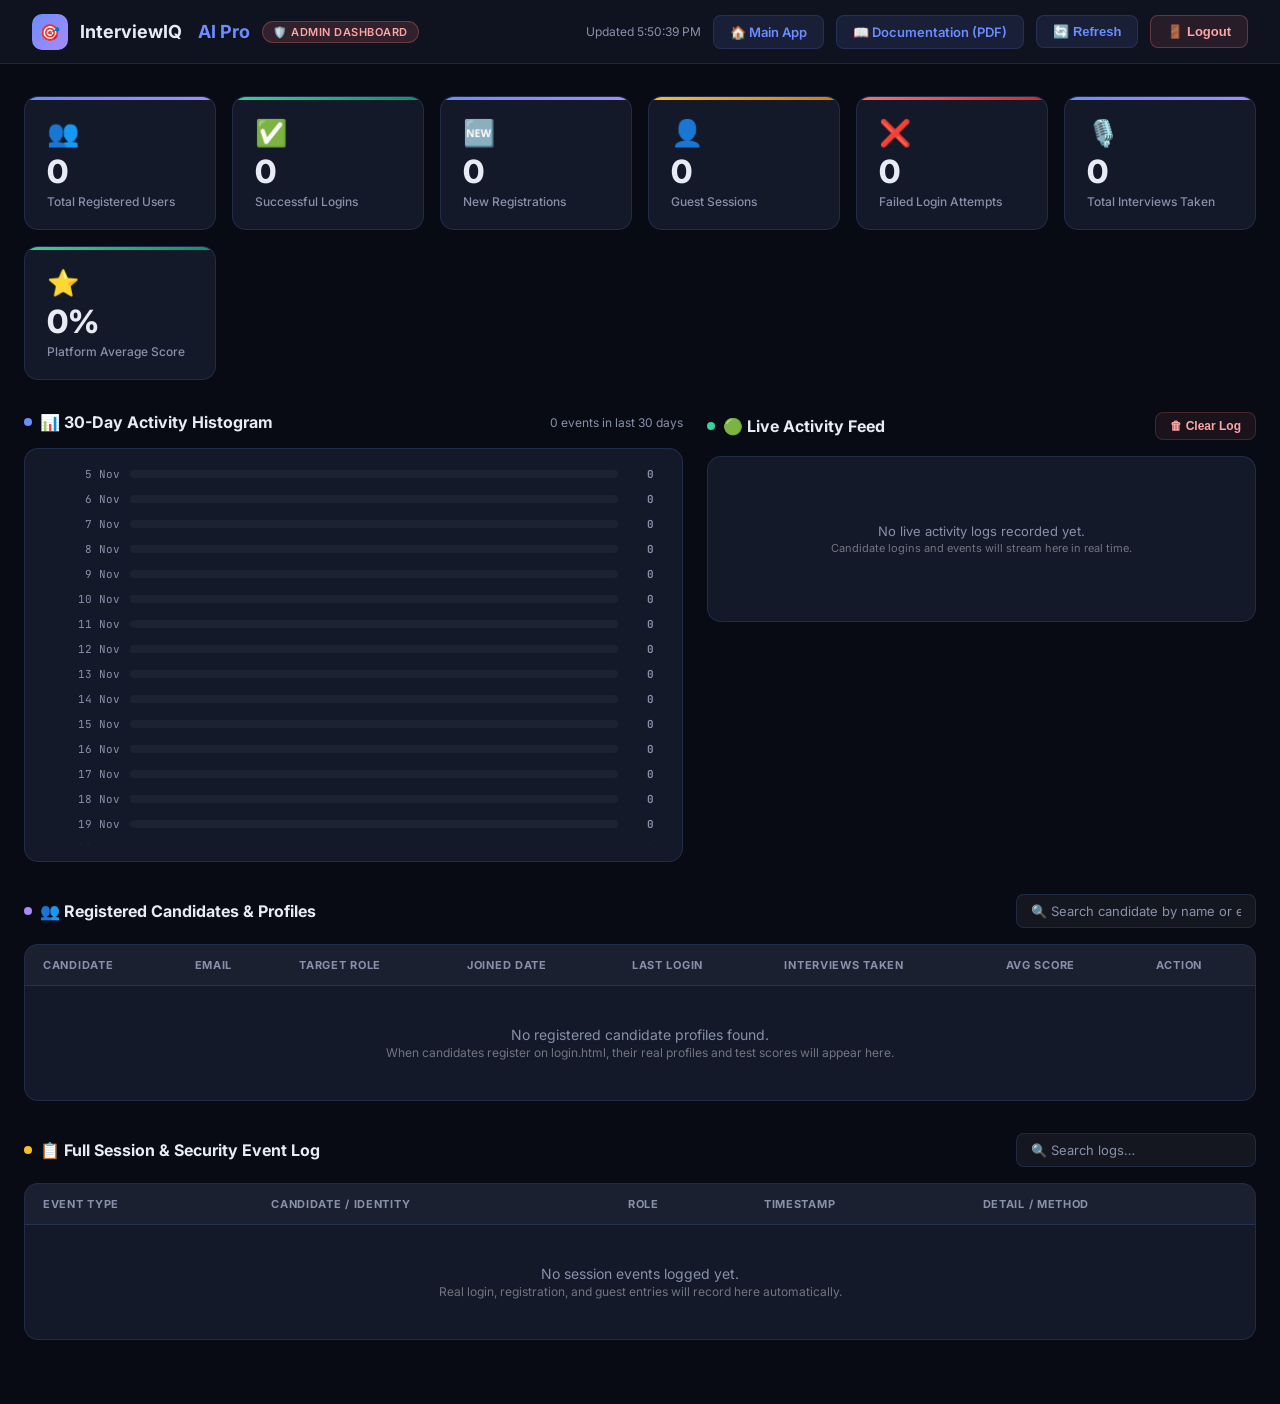
<file: admin.html>
<!DOCTYPE html>
<html lang="en">
<head>
  <meta charset="UTF-8" />
  <meta name="viewport" content="width=device-width, initial-scale=1.0" />
  <title>InterviewIQ — Admin Dashboard (Live Real-Time Data)</title>
  <link rel="preconnect" href="https://fonts.googleapis.com" />
  <link href="https://fonts.googleapis.com/css2?family=Inter:wght@300;400;500;600;700;800&family=JetBrains+Mono:wght@400;500;700&display=swap" rel="stylesheet" />
  <style>
    *, *::before, *::after { box-sizing: border-box; margin: 0; padding: 0; }

    :root {
      --bg:       #080b14;
      --surface:  #0f1320;
      --card:     #131929;
      --border:   rgba(108,140,255,.16);
      --accent:   #6c8cff;
      --accent2:  #a78bfa;
      --green:    #34d399;
      --red:      #f87171;
      --yellow:   #fbbf24;
      --text:     #e8eaf4;
      --muted:    #8890aa;
      --radius:   14px;
    }

    html, body { height: 100%; font-family: 'Inter', sans-serif; background: var(--bg); color: var(--text); }

    /* ── Header ── */
    .top-bar {
      display: flex; align-items: center; justify-content: space-between;
      padding: 0 32px; height: 64px;
      background: var(--surface);
      border-bottom: 1px solid var(--border);
      position: sticky; top: 0; z-index: 100;
      flex-wrap: wrap; gap: 10px;
    }
    .brand { display: flex; align-items: center; gap: 12px; font-weight: 700; font-size: 18px; }
    .brand-icon { width: 36px; height: 36px; border-radius: 10px; background: linear-gradient(135deg,var(--accent),var(--accent2)); display: flex; align-items: center; justify-content: center; font-size: 16px; }
    .admin-badge { padding: 3px 10px; background: rgba(248,113,113,.15); border: 1px solid rgba(248,113,113,.3); border-radius: 20px; font-size: 11px; color: #fca5a5; font-weight: 600; letter-spacing: .5px; }
    .top-actions { display: flex; align-items: center; gap: 12px; flex-wrap: wrap; }
    .btn-logout { padding: 8px 16px; background: rgba(248,113,113,.1); border: 1px solid rgba(248,113,113,.3); border-radius: 8px; color: #fca5a5; font-size: 13px; font-weight: 600; cursor: pointer; transition: all .2s; }
    .btn-logout:hover { background: rgba(248,113,113,.2); }
    .refresh-btn { padding: 8px 16px; background: rgba(108,140,255,.1); border: 1px solid var(--border); border-radius: 8px; color: var(--accent); font-size: 13px; font-weight: 600; cursor: pointer; transition: all .2s; text-decoration: none; display: inline-flex; align-items: center; gap: 6px; }
    .refresh-btn:hover { background: rgba(108,140,255,.2); }

    /* ── Layout ── */
    .container { max-width: 1300px; margin: 0 auto; padding: 32px 24px; }

    /* ── Stat Cards ── */
    .stats-grid { display: grid; grid-template-columns: repeat(auto-fit, minmax(170px, 1fr)); gap: 16px; margin-bottom: 32px; }
    .stat-card {
      background: var(--card); border: 1px solid var(--border); border-radius: var(--radius);
      padding: 20px 22px; position: relative; overflow: hidden;
      transition: border-color .2s, transform .2s;
    }
    .stat-card:hover { border-color: rgba(108,140,255,.4); transform: translateY(-2px); }
    .stat-card::before { content: ''; position: absolute; top: 0; left: 0; right: 0; height: 3px; background: linear-gradient(90deg, var(--accent), var(--accent2)); }
    .stat-icon { font-size: 26px; margin-bottom: 8px; }
    .stat-value { font-size: 32px; font-weight: 800; line-height: 1; }
    .stat-label { font-size: 12px; color: var(--muted); margin-top: 6px; font-weight: 500; }
    .stat-card.green::before { background: linear-gradient(90deg, var(--green), #059669); }
    .stat-card.red::before   { background: linear-gradient(90deg, var(--red), #dc2626); }
    .stat-card.yellow::before { background: linear-gradient(90deg, var(--yellow), #d97706); }

    /* ── Sections ── */
    .section { margin-bottom: 32px; }
    .section-header { display: flex; align-items: center; justify-content: space-between; margin-bottom: 16px; flex-wrap: wrap; gap: 10px; }
    .section-title { font-size: 16px; font-weight: 700; display: flex; align-items: center; gap: 8px; }
    .section-title .dot { width: 8px; height: 8px; border-radius: 50%; background: var(--accent); display: inline-block; }

    /* ── Search/Filter ── */
    .search-box {
      padding: 8px 14px; background: rgba(255,255,255,.05); border: 1px solid var(--border);
      border-radius: 8px; color: var(--text); font-size: 13px; font-family: inherit;
      outline: none; width: 240px; transition: border-color .2s;
    }
    .search-box:focus { border-color: var(--accent); }
    .search-box::placeholder { color: var(--muted); }

    /* ── Tables ── */
    .table-wrap { background: var(--card); border: 1px solid var(--border); border-radius: var(--radius); overflow: hidden; }
    table { width: 100%; border-collapse: collapse; }
    thead th { padding: 13px 18px; text-align: left; font-size: 11px; font-weight: 700; color: var(--muted); text-transform: uppercase; letter-spacing: .7px; background: rgba(255,255,255,.03); border-bottom: 1px solid var(--border); }
    tbody tr { border-bottom: 1px solid rgba(255,255,255,.04); transition: background .15s; }
    tbody tr:last-child { border-bottom: none; }
    tbody tr:hover { background: rgba(108,140,255,.05); }
    td { padding: 13px 18px; font-size: 13px; vertical-align: middle; }
    .empty-row td { text-align: center; color: var(--muted); padding: 40px; font-size: 14px; }

    /* ── Pills / Badges ── */
    .pill { display: inline-flex; align-items: center; gap: 5px; padding: 3px 10px; border-radius: 20px; font-size: 11px; font-weight: 600; }
    .pill.login   { background: rgba(52,211,153,.12); color: #6ee7b7; border: 1px solid rgba(52,211,153,.25); }
    .pill.register{ background: rgba(108,140,255,.12); color: #a5b4fc; border: 1px solid rgba(108,140,255,.25); }
    .pill.guest   { background: rgba(251,191,36,.12);  color: #fcd34d; border: 1px solid rgba(251,191,36,.25); }
    .pill.failed  { background: rgba(248,113,113,.12); color: #fca5a5; border: 1px solid rgba(248,113,113,.25); }
    .pill.admin   { background: rgba(167,139,250,.15); color: #c4b5fd; border: 1px solid rgba(167,139,250,.3); }

    /* ── Avatar dot ── */
    .user-dot { width: 32px; height: 32px; border-radius: 50%; background: linear-gradient(135deg,var(--accent),var(--accent2)); display: inline-flex; align-items: center; justify-content: center; font-size: 12px; font-weight: 700; flex-shrink: 0; color: #fff; }

    /* ── Delete btn ── */
    .btn-del { background: none; border: 1px solid rgba(248,113,113,.25); border-radius: 6px; color: #fca5a5; font-size: 12px; padding: 4px 10px; cursor: pointer; transition: all .2s; }
    .btn-del:hover { background: rgba(248,113,113,.15); }

    /* ── Two-col grid ── */
    .two-col { display: grid; grid-template-columns: 1.2fr 1fr; gap: 24px; }
    @media (max-width: 900px) { .two-col { grid-template-columns: 1fr; } }

    /* ── Log feed ── */
    .log-feed { max-height: 380px; overflow-y: auto; padding: 6px 0; }
    .log-feed::-webkit-scrollbar { width: 4px; }
    .log-feed::-webkit-scrollbar-thumb { background: var(--border); border-radius: 2px; }
    .log-entry { display: flex; align-items: flex-start; gap: 12px; padding: 10px 18px; border-bottom: 1px solid rgba(255,255,255,.03); transition: background .15s; }
    .log-entry:hover { background: rgba(255,255,255,.02); }
    .log-entry:last-child { border-bottom: none; }
    .log-dot { width: 8px; height: 8px; border-radius: 50%; flex-shrink: 0; margin-top: 4px; }
    .log-dot.login    { background: var(--green); }
    .log-dot.register { background: var(--accent); }
    .log-dot.guest    { background: var(--yellow); }
    .log-dot.failed   { background: var(--red); }
    .log-dot.admin    { background: var(--accent2); }
    .log-meta { flex: 1; }
    .log-name { font-size: 13px; font-weight: 600; }
    .log-detail { font-size: 12px; color: var(--muted); margin-top: 2px; }
    .log-time { font-size: 11px; color: var(--muted); flex-shrink: 0; }

    /* ── 30-Day Histogram Styles ── */
    .histogram-scroll {
      max-height: 380px;
      overflow-y: auto;
      padding-right: 8px;
    }
    .histogram-scroll::-webkit-scrollbar { width: 4px; }
    .histogram-scroll::-webkit-scrollbar-thumb { background: var(--border); border-radius: 2px; }
    
    .chart-row {
      display: flex;
      align-items: center;
      gap: 10px;
      margin-bottom: 7px;
      padding: 2px 0;
    }
    .chart-label {
      width: 75px;
      font-size: 11px;
      color: var(--muted);
      text-align: right;
      flex-shrink: 0;
      font-family: 'JetBrains Mono', monospace;
    }
    .chart-bar-wrap {
      flex: 1;
      height: 8px;
      background: rgba(255,255,255,.04);
      border-radius: 4px;
      overflow: hidden;
    }
    .chart-bar {
      height: 100%;
      border-radius: 4px;
      background: linear-gradient(90deg, var(--accent), var(--accent2));
      transition: width .4s ease;
    }
    .chart-val {
      width: 26px;
      font-size: 11px;
      font-weight: 700;
      color: var(--text);
      flex-shrink: 0;
      text-align: right;
      font-family: 'JetBrains Mono', monospace;
    }

    /* ── Clear log btn ── */
    .btn-clear { padding: 6px 14px; background: rgba(248,113,113,.08); border: 1px solid rgba(248,113,113,.2); border-radius: 8px; color: #fca5a5; font-size: 12px; font-weight: 600; cursor: pointer; transition: all .2s; }
    .btn-clear:hover { background: rgba(248,113,113,.18); }

    /* ── Last updated ── */
    .last-updated { font-size: 12px; color: var(--muted); }
  </style>
</head>
<body>

<!-- ── Top Navigation Bar ── -->
<div class="top-bar">
  <div class="brand">
    <div class="brand-icon">🎯</div>
    InterviewIQ <span style="color:var(--accent);margin-left:4px;">AI Pro</span>
    <span class="admin-badge">🛡️ ADMIN DASHBOARD</span>
  </div>
  <div class="top-actions">
    <span class="last-updated" id="lastUpdated"></span>
    <a href="index.html" class="refresh-btn">🏠 Main App</a>
    <a href="documentation.html" target="_blank" class="refresh-btn">📖 Documentation (PDF)</a>
    <button class="refresh-btn" onclick="renderAll()">🔄 Refresh</button>
    <button class="btn-logout" onclick="adminLogout()">🚪 Logout</button>
  </div>
</div>

<!-- ── Main Dashboard Container ── -->
<div class="container">

  <!-- 7 Real-Time Metric Stat Cards -->
  <div class="stats-grid" id="statsGrid"></div>

  <!-- Two-Column Section: 30-Day Activity Histogram + Live Activity Feed -->
  <div class="two-col section">

    <!-- 30-Day Histogram -->
    <div>
      <div class="section-header">
        <div class="section-title">
          <span class="dot"></span> 📊 30-Day Activity Histogram
        </div>
        <span style="font-size: 12px; color: var(--muted);" id="total30DayCount">0 total events</span>
      </div>
      <div class="table-wrap" style="padding: 16px 20px;">
        <div class="histogram-scroll" id="activityChart"></div>
      </div>
    </div>

    <!-- Live Real-Time Activity Feed -->
    <div>
      <div class="section-header">
        <div class="section-title">
          <span class="dot" style="background:var(--green)"></span> 🟢 Live Activity Feed
        </div>
        <button class="btn-clear" onclick="clearLogs()">🗑 Clear Log</button>
      </div>
      <div class="table-wrap">
        <div class="log-feed" id="logFeed"></div>
      </div>
    </div>

  </div>

  <!-- Real Registered Candidates Table -->
  <div class="section">
    <div class="section-header">
      <div class="section-title">
        <span class="dot" style="background:var(--accent2)"></span> 👥 Registered Candidates & Profiles
      </div>
      <input class="search-box" id="userSearch" placeholder="🔍 Search candidate by name or email…" oninput="renderUsers()" />
    </div>
    <div class="table-wrap" style="overflow-x: auto;">
      <table>
        <thead>
          <tr>
            <th>Candidate</th>
            <th>Email</th>
            <th>Target Role</th>
            <th>Joined Date</th>
            <th>Last Login</th>
            <th>Interviews Taken</th>
            <th>Avg Score</th>
            <th>Action</th>
          </tr>
        </thead>
        <tbody id="usersTableBody"></tbody>
      </table>
    </div>
  </div>

  <!-- Full Session & Security Event Log -->
  <div class="section">
    <div class="section-header">
      <div class="section-title">
        <span class="dot" style="background:var(--yellow)"></span> 📋 Full Session & Security Event Log
      </div>
      <input class="search-box" id="logSearch" placeholder="🔍 Search logs…" oninput="renderLog()" />
    </div>
    <div class="table-wrap" style="overflow-x: auto;">
      <table>
        <thead>
          <tr>
            <th>Event Type</th>
            <th>Candidate / Identity</th>
            <th>Role</th>
            <th>Timestamp</th>
            <th>Detail / Method</th>
          </tr>
        </thead>
        <tbody id="logTableBody"></tbody>
      </table>
    </div>
  </div>

</div>

<script>
  // ── 100% REAL DATA ONLY (No fake or mock seeds) ──
  function getRealUsers() {
    try {
      return JSON.parse(localStorage.getItem('interviewiq_users_db') || '{}');
    } catch(e) {
      return {};
    }
  }

  function getRealLogs() {
    try {
      return JSON.parse(localStorage.getItem('interviewiq_activity_log') || '[]');
    } catch(e) {
      return [];
    }
  }

  function fmtTime(iso) {
    if (!iso) return '—';
    const d = new Date(iso);
    if (isNaN(d.getTime())) return '—';
    return d.toLocaleDateString('en-IN', { day:'2-digit', month:'short', year:'numeric' }) +
           ' ' + d.toLocaleTimeString('en-IN', { hour:'2-digit', minute:'2-digit' });
  }

  function timeAgo(iso) {
    if (!iso) return '—';
    const diff = (Date.now() - new Date(iso)) / 1000;
    if (isNaN(diff)) return '—';
    if (diff < 60) return Math.round(diff) + 's ago';
    if (diff < 3600) return Math.round(diff/60) + 'm ago';
    if (diff < 86400) return Math.round(diff/3600) + 'h ago';
    return Math.round(diff/86400) + 'd ago';
  }

  // ── Render 7 Real Metric Stat Cards ──
  function renderStats() {
    const users = getRealUsers();
    const logs  = getRealLogs();
    const userList = Object.values(users);

    const totalUsers     = userList.length;
    const totalLogins    = logs.filter(l => l.type === 'login' || l.type === 'admin_login').length;
    const totalRegisters = logs.filter(l => l.type === 'register').length || totalUsers;
    const totalGuests    = logs.filter(l => l.type === 'guest_login').length;
    const totalFailed    = logs.filter(l => l.type === 'login_failed').length;
    const totalInterviews = userList.reduce((a, u) => a + (u.history||[]).length, 0);

    const allScores = userList.flatMap(u => (u.history||[]).map(h => h.scorecard?.overallScore || 0)).filter(Boolean);
    const avgScore  = allScores.length ? Math.round(allScores.reduce((a,b)=>a+b,0)/allScores.length) : 0;

    const cards = [
      { icon:'👥', value: totalUsers,                     label: 'Total Registered Users',   cls: '' },
      { icon:'✅', value: totalLogins,                    label: 'Successful Logins',         cls: 'green' },
      { icon:'🆕', value: totalRegisters,                 label: 'New Registrations',         cls: '' },
      { icon:'👤', value: totalGuests,                    label: 'Guest Sessions',            cls: 'yellow' },
      { icon:'❌', value: totalFailed,                    label: 'Failed Login Attempts',     cls: 'red' },
      { icon:'🎙️', value: totalInterviews,                label: 'Total Interviews Taken',    cls: '' },
      { icon:'⭐', value: avgScore ? (avgScore + '%') : '0%', label: 'Platform Average Score', cls: 'green' },
    ];

    document.getElementById('statsGrid').innerHTML = cards.map(c => `
      <div class="stat-card ${c.cls}">
        <div class="stat-icon">${c.icon}</div>
        <div class="stat-value">${c.value}</div>
        <div class="stat-label">${c.label}</div>
      </div>
    `).join('');
  }

  // ── 30-Day Activity Histogram ──
  function renderChart() {
    const logs = getRealLogs();
    const days = [];
    let totalCount = 0;

    // Generate exact last 30 calendar days
    for (let i = 29; i >= 0; i--) {
      const d = new Date();
      d.setDate(d.getDate() - i);
      const label = d.toLocaleDateString('en-IN', { month: 'short', day: 'numeric' });
      const dateStr = d.toDateString();
      
      const count = logs.filter(l => {
        if (!l.time) return false;
        return new Date(l.time).toDateString() === dateStr &&
               (l.type === 'login' || l.type === 'register' || l.type === 'guest_login' || l.type === 'admin_login');
      }).length;

      totalCount += count;
      days.push({ label, count, isToday: i === 0 });
    }

    document.getElementById('total30DayCount').textContent = `${totalCount} events in last 30 days`;

    const max = Math.max(...days.map(d => d.count), 1);

    document.getElementById('activityChart').innerHTML = days.map(d => `
      <div class="chart-row" style="${d.isToday ? 'background: rgba(108,140,255,0.08); border-radius: 4px;' : ''}">
        <div class="chart-label" style="${d.isToday ? 'color: var(--accent); font-weight: 700;' : ''}">${d.label}${d.isToday ? '*' : ''}</div>
        <div class="chart-bar-wrap">
          <div class="chart-bar" style="width: ${d.count > 0 ? Math.max(Math.round((d.count / max) * 100), 6) : 0}%; ${d.count > 0 ? '' : 'display:none;'}"></div>
        </div>
        <div class="chart-val" style="${d.count > 0 ? 'color: var(--green);' : 'color: var(--muted);'}">${d.count}</div>
      </div>
    `).join('');
  }

  // ── Real Live Log Feed ──
  function renderFeed() {
    const logs = getRealLogs().slice(0, 40);
    const typeMap = {
      login:        { dot:'login',    label:'Signed In',       icon:'✅' },
      register:     { dot:'register', label:'Registered',      icon:'🆕' },
      guest_login:  { dot:'guest',    label:'Guest Login',     icon:'👤' },
      login_failed: { dot:'failed',   label:'Failed Attempt',  icon:'❌' },
      admin_login:  { dot:'admin',    label:'Admin Access',    icon:'🛡️' },
    };

    if (!logs.length) {
      document.getElementById('logFeed').innerHTML = `
        <div style="text-align:center; color:var(--muted); padding:60px 20px; font-size:13px;">
          No live activity logs recorded yet.<br>
          <span style="font-size:11px; color:rgba(255,255,255,0.4);">Candidate logins and events will stream here in real time.</span>
        </div>`;
      return;
    }

    document.getElementById('logFeed').innerHTML = logs.map(l => {
      const t = typeMap[l.type] || { dot:'login', label: l.type, icon:'•' };
      return `
        <div class="log-entry">
          <div class="log-dot ${t.dot}"></div>
          <div class="log-meta">
            <div class="log-name">${t.icon} ${l.name || l.email || 'Unknown User'}</div>
            <div class="log-detail">${t.label} · ${l.email || ''} ${l.role ? '(' + l.role + ')' : ''}</div>
          </div>
          <div class="log-time">${timeAgo(l.time)}</div>
        </div>
      `;
    }).join('');
  }

  // ── Real Registered Users Table ──
  function renderUsers() {
    const users = getRealUsers();
    const query = (document.getElementById('userSearch')?.value || '').toLowerCase();
    
    let rows = Object.values(users).filter(u =>
      !query ||
      (u.name && u.name.toLowerCase().includes(query)) ||
      (u.email && u.email.toLowerCase().includes(query)) ||
      (u.role && u.role.toLowerCase().includes(query))
    );

    if (!rows.length) {
      document.getElementById('usersTableBody').innerHTML = `
        <tr class="empty-row">
          <td colspan="8" style="padding: 40px; color: var(--muted);">
            No registered candidate profiles found.<br>
            <span style="font-size:12px; color:rgba(255,255,255,0.4);">When candidates register on login.html, their real profiles and test scores will appear here.</span>
          </td>
        </tr>`;
      return;
    }

    document.getElementById('usersTableBody').innerHTML = rows.map((u, idx) => {
      const history = u.history || [];
      const scores = history.map(h => h.scorecard?.overallScore || 0).filter(Boolean);
      const avg = scores.length ? Math.round(scores.reduce((a,b)=>a+b,0)/scores.length) : null;
      const initials = u.avatarText || (u.name || '?')[0].toUpperCase();

      return `
        <tr>
          <td>
            <div style="display:flex; align-items:center; gap:10px;">
              <div class="user-dot">${initials}</div>
              <div>
                <div style="font-weight:600; color:#fff;">${u.name || 'Candidate'}</div>
                <div style="font-size:11px; color:var(--muted)">ID: ${(u.id || ('user_' + idx)).slice(-8)}</div>
              </div>
            </div>
          </td>
          <td style="color:var(--muted); font-family:'JetBrains Mono',monospace; font-size:12px;">${u.email}</td>
          <td><span style="color:#93c5fd;">${u.role || 'Software Engineer'}</span></td>
          <td style="color:var(--muted); font-size:12px;">${fmtTime(u.joinedDate)}</td>
          <td style="color:var(--muted); font-size:12px;">${fmtTime(u.lastLogin)}</td>
          <td><span style="font-weight:700; color:var(--accent);">${history.length}</span></td>
          <td>
            <span style="font-weight:700; color:${avg !== null && avg >= 70 ? 'var(--green)' : avg !== null && avg >= 40 ? 'var(--yellow)' : avg !== null ? 'var(--red)' : 'var(--muted)'};">
              ${avg !== null ? (avg + '%') : '—'}
            </span>
          </td>
          <td><button class="btn-del" onclick="deleteUser('${u.email}')">🗑 Delete</button></td>
        </tr>
      `;
    }).join('');
  }

  // ── Real Full Log Table ──
  function renderLog() {
    const logs = getRealLogs();
    const query = (document.getElementById('logSearch')?.value || '').toLowerCase();
    
    const filtered = logs.filter(l =>
      !query ||
      (l.name && l.name.toLowerCase().includes(query)) ||
      (l.email && l.email.toLowerCase().includes(query)) ||
      (l.type && l.type.toLowerCase().includes(query)) ||
      (l.role && l.role.toLowerCase().includes(query))
    );

    const pillMap = {
      login:        `<span class="pill login">✅ Login</span>`,
      register:     `<span class="pill register">🆕 Register</span>`,
      guest_login:  `<span class="pill guest">👤 Guest</span>`,
      login_failed: `<span class="pill failed">❌ Failed</span>`,
      admin_login:  `<span class="pill admin">🛡️ Admin</span>`,
    };

    if (!filtered.length) {
      document.getElementById('logTableBody').innerHTML = `
        <tr class="empty-row">
          <td colspan="5" style="padding: 40px; color: var(--muted);">
            No session events logged yet.<br>
            <span style="font-size:12px; color:rgba(255,255,255,0.4);">Real login, registration, and guest entries will record here automatically.</span>
          </td>
        </tr>`;
      return;
    }

    document.getElementById('logTableBody').innerHTML = filtered.map(l => `
      <tr>
        <td>${pillMap[l.type] || `<span class="pill login">${l.type}</span>`}</td>
        <td>
          <div style="font-weight:600; color:#fff;">${l.name || '—'}</div>
          <div style="font-size:11px; color:var(--muted); font-family:'JetBrains Mono',monospace;">${l.email || ''}</div>
        </td>
        <td style="color:var(--muted);">${l.role || '—'}</td>
        <td style="color:var(--muted); font-size:12px; font-family:'JetBrains Mono',monospace;">${fmtTime(l.time)}</td>
        <td style="color:var(--muted);">${l.reason || 'Verified Session Action'}</td>
      </tr>
    `).join('');
  }

  // ── Delete user from real DB ──
  function deleteUser(email) {
    if (!confirm(`Delete candidate account "${email}" from the real database?`)) return;
    try {
      const db = JSON.parse(localStorage.getItem('interviewiq_users_db') || '{}');
      delete db[email];
      localStorage.setItem('interviewiq_users_db', JSON.stringify(db));
    } catch(e) {}
    renderAll();
  }

  // ── Clear real activity log ──
  function clearLogs() {
    if (!confirm('Clear all real activity log records? This cannot be undone.')) return;
    localStorage.removeItem('interviewiq_activity_log');
    renderAll();
  }

  // ── Admin logout ──
  function adminLogout() {
    sessionStorage.removeItem('interviewiq_session');
    window.location.replace('login.html');
  }

  // ── Master Render All ──
  function renderAll() {
    renderStats();
    renderChart();
    renderFeed();
    renderUsers();
    renderLog();
    document.getElementById('lastUpdated').textContent = 'Updated ' + new Date().toLocaleTimeString();
  }

  // Execute immediately
  renderAll();

  // Auto-refresh every 30 seconds
  setInterval(renderAll, 30000);
</script>
</body>
</html>
</file>
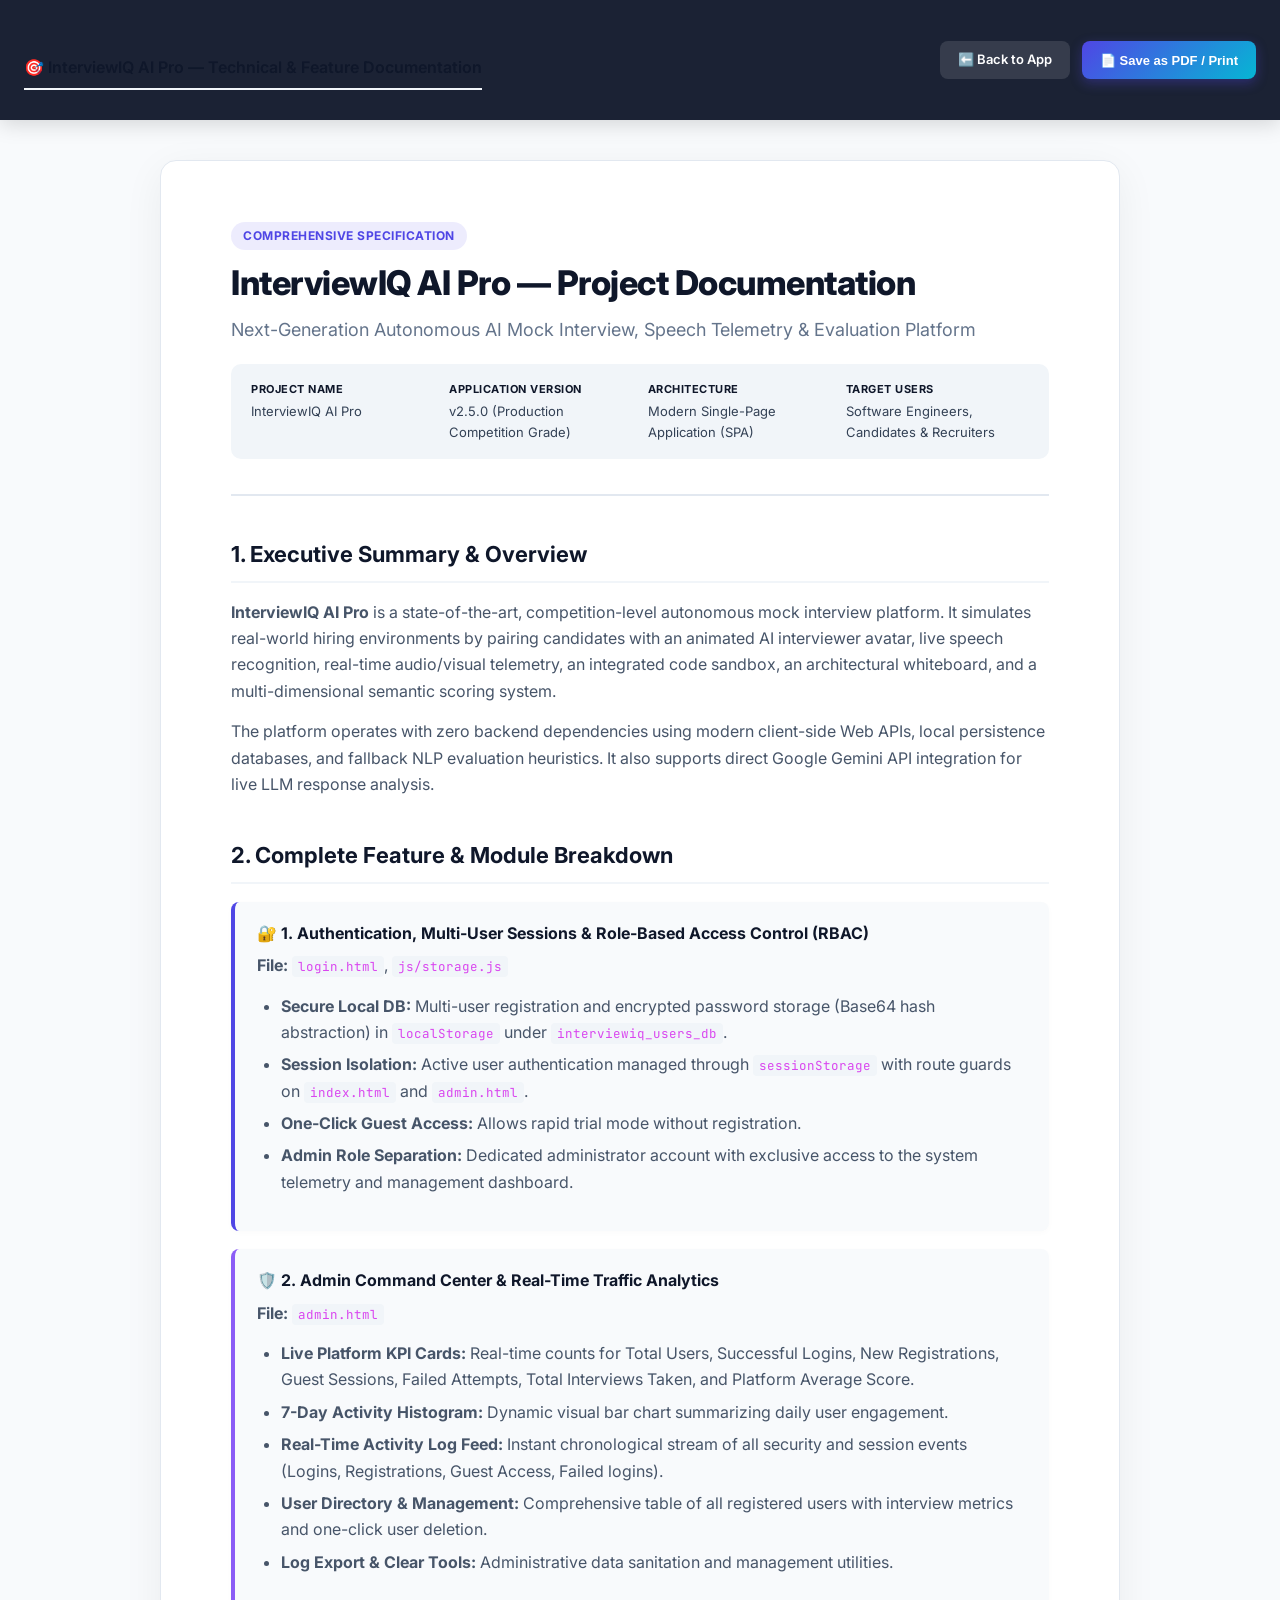
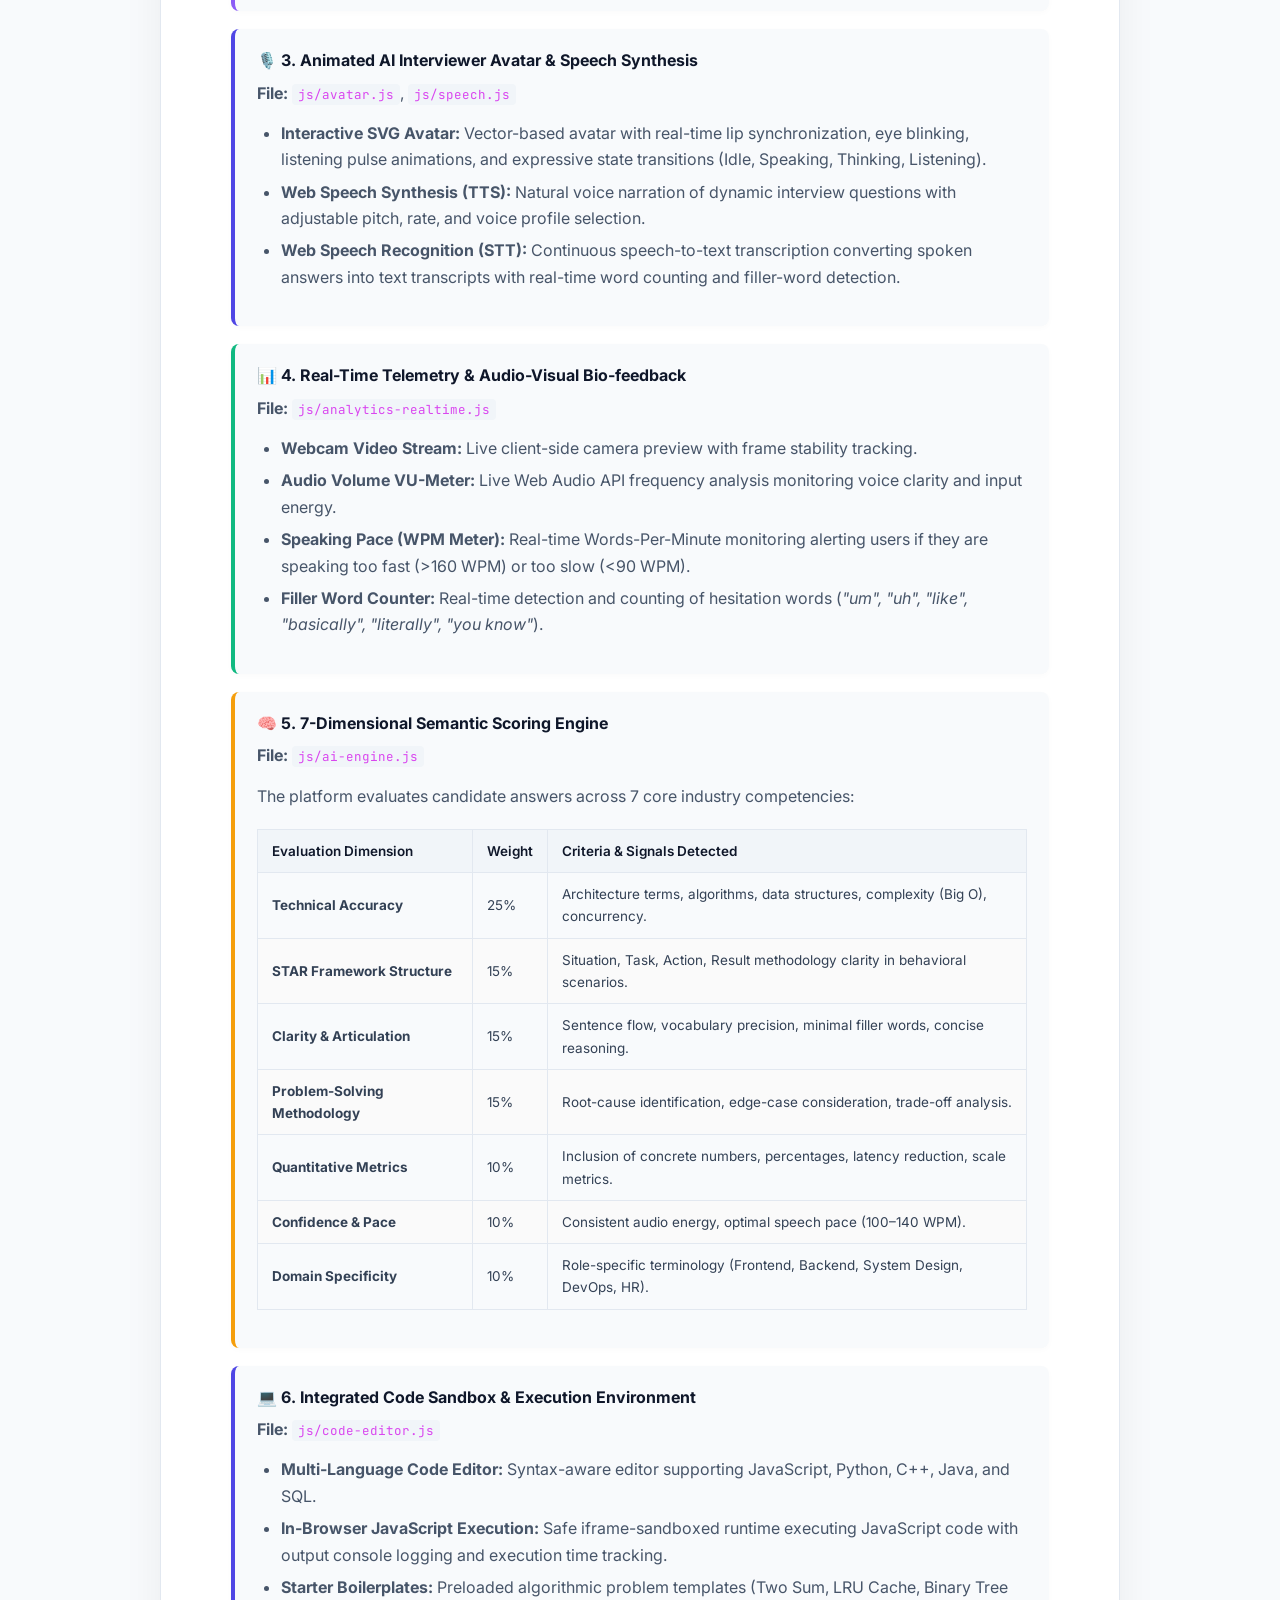
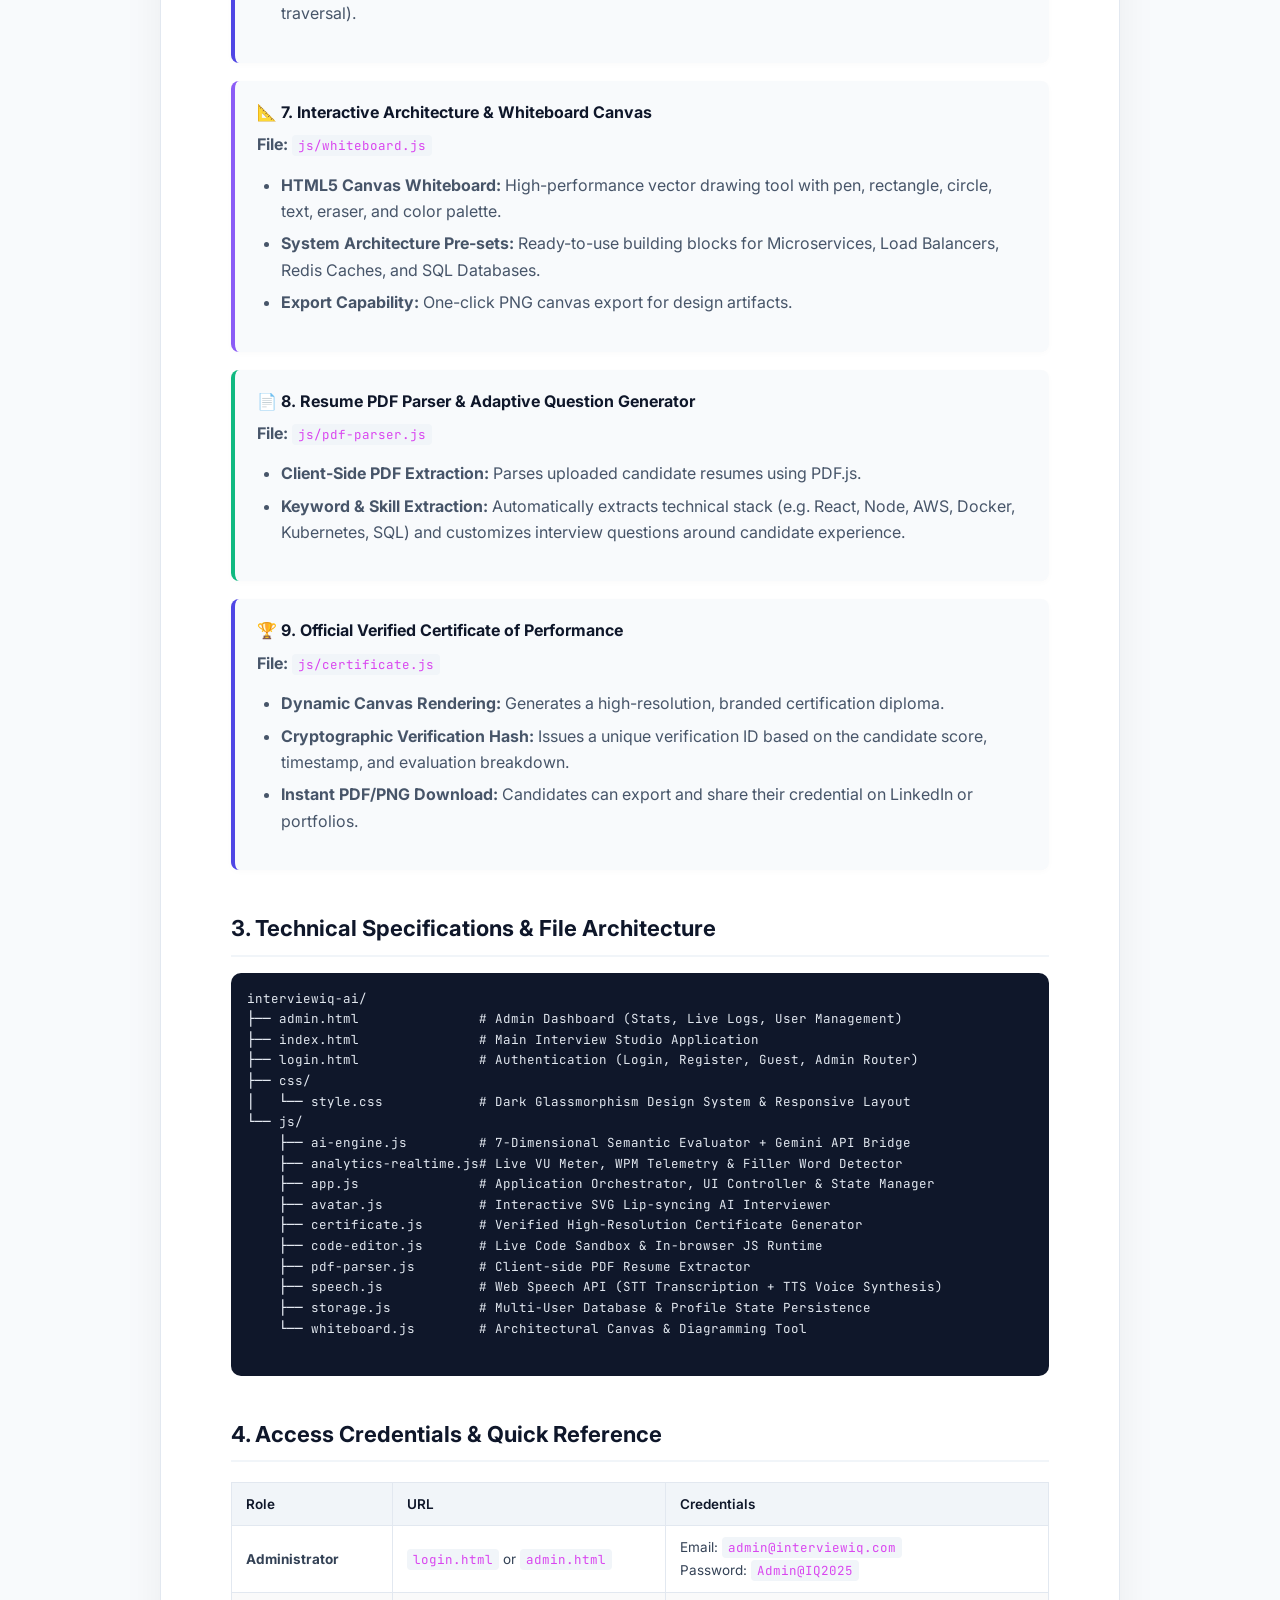
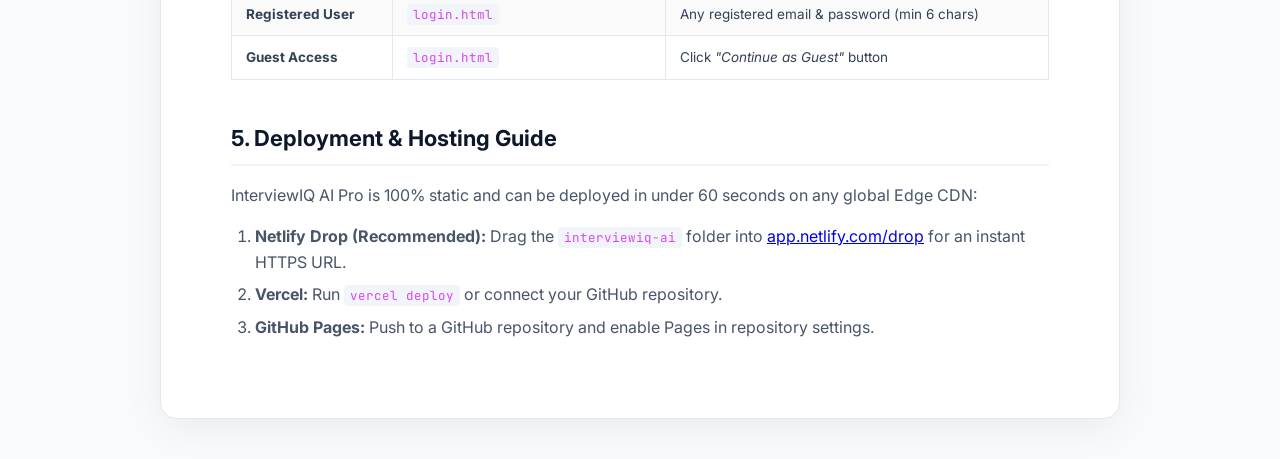
<file: documentation.html>
<!DOCTYPE html>
<html lang="en">
<head>
  <meta charset="UTF-8">
  <meta name="viewport" content="width=device-width, initial-scale=1.0">
  <title>InterviewIQ AI Pro — Complete Project Documentation & Specification</title>
  <link rel="preconnect" href="https://fonts.googleapis.com">
  <link href="https://fonts.googleapis.com/css2?family=Inter:wght@300;400;500;600;700;800&family=JetBrains+Mono:wght@400;500;700&display=swap" rel="stylesheet">
  <style>
    :root {
      --primary: #4f46e5;
      --primary-light: #6366f1;
      --secondary: #06b6d4;
      --accent: #8b5cf6;
      --dark: #0f172a;
      --dark-card: #1e293b;
      --text: #334155;
      --text-light: #64748b;
      --bg: #f8fafc;
      --border: #e2e8f0;
      --success: #10b981;
      --warning: #f59e0b;
    }

    * { box-sizing: border-box; margin: 0; padding: 0; }

    body {
      font-family: 'Inter', -apple-system, BlinkMacSystemFont, sans-serif;
      color: var(--text);
      background-color: var(--bg);
      line-height: 1.65;
      padding: 0;
      margin: 0;
    }

    /* Floating Print / PDF Header */
    .action-header {
      position: sticky;
      top: 0;
      background: rgba(15, 23, 42, 0.95);
      backdrop-filter: blur(10px);
      color: #fff;
      padding: 14px 24px;
      display: flex;
      justify-content: space-between;
      align-items: center;
      z-index: 1000;
      box-shadow: 0 4px 20px rgba(0,0,0,0.15);
    }
    .action-header h2 {
      font-size: 16px;
      font-weight: 600;
      display: flex;
      align-items: center;
      gap: 10px;
    }
    .action-btns {
      display: flex;
      gap: 12px;
    }
    .btn {
      padding: 8px 18px;
      font-size: 13px;
      font-weight: 600;
      border-radius: 8px;
      border: none;
      cursor: pointer;
      display: inline-flex;
      align-items: center;
      gap: 8px;
      transition: all 0.2s;
      text-decoration: none;
    }
    .btn-pdf {
      background: linear-gradient(135deg, #4f46e5, #06b6d4);
      color: #fff;
      box-shadow: 0 4px 12px rgba(79, 70, 229, 0.35);
    }
    .btn-pdf:hover {
      transform: translateY(-1px);
      box-shadow: 0 6px 16px rgba(79, 70, 229, 0.45);
    }
    .btn-back {
      background: rgba(255, 255, 255, 0.12);
      color: #fff;
    }
    .btn-back:hover {
      background: rgba(255, 255, 255, 0.2);
    }

    /* Container */
    .doc-container {
      max-width: 960px;
      margin: 40px auto;
      background: #ffffff;
      border-radius: 16px;
      padding: 60px 70px;
      box-shadow: 0 10px 40px rgba(0,0,0,0.06);
      border: 1px solid var(--border);
    }

    /* Cover / Header section */
    .doc-header {
      border-bottom: 2px solid var(--border);
      padding-bottom: 35px;
      margin-bottom: 40px;
    }
    .badge-pill {
      display: inline-block;
      padding: 4px 12px;
      border-radius: 20px;
      font-size: 12px;
      font-weight: 700;
      text-transform: uppercase;
      letter-spacing: 0.5px;
      background: rgba(79, 70, 229, 0.1);
      color: var(--primary);
      margin-bottom: 12px;
    }
    .doc-title {
      font-size: 34px;
      font-weight: 800;
      color: var(--dark);
      letter-spacing: -0.5px;
      margin-bottom: 10px;
      line-height: 1.25;
    }
    .doc-subtitle {
      font-size: 18px;
      color: var(--text-light);
      margin-bottom: 20px;
    }
    .meta-grid {
      display: grid;
      grid-template-columns: repeat(auto-fit, minmax(180px, 1fr));
      gap: 15px;
      background: #f1f5f9;
      padding: 16px 20px;
      border-radius: 10px;
      font-size: 13px;
    }
    .meta-item strong {
      color: var(--dark);
      display: block;
      font-size: 11px;
      text-transform: uppercase;
      letter-spacing: 0.5px;
      margin-bottom: 2px;
    }

    /* Headings */
    h2 {
      font-size: 22px;
      color: var(--dark);
      font-weight: 700;
      margin-top: 40px;
      margin-bottom: 16px;
      padding-bottom: 8px;
      border-bottom: 2px solid #f1f5f9;
      display: flex;
      align-items: center;
      gap: 10px;
    }
    h3 {
      font-size: 17px;
      color: var(--dark);
      font-weight: 600;
      margin-top: 24px;
      margin-bottom: 10px;
    }
    p {
      margin-bottom: 14px;
      color: #475569;
    }

    /* Lists & Tables */
    ul, ol {
      margin-left: 24px;
      margin-bottom: 18px;
      color: #475569;
    }
    li {
      margin-bottom: 6px;
    }

    .feature-card {
      background: #f8fafc;
      border-left: 4px solid var(--primary);
      border-radius: 8px;
      padding: 18px 22px;
      margin: 18px 0;
      box-shadow: 0 2px 6px rgba(0,0,0,0.02);
    }
    .feature-card.accent { border-left-color: var(--accent); }
    .feature-card.success { border-left-color: var(--success); }
    .feature-card.warning { border-left-color: var(--warning); }
    .feature-card h4 {
      font-size: 16px;
      font-weight: 700;
      color: var(--dark);
      margin-bottom: 6px;
    }

    /* Custom Tables */
    table {
      width: 100%;
      border-collapse: collapse;
      margin: 20px 0;
      font-size: 13.5px;
    }
    th, td {
      border: 1px solid var(--border);
      padding: 10px 14px;
      text-align: left;
    }
    th {
      background: #f1f5f9;
      color: var(--dark);
      font-weight: 600;
    }
    tr:nth-child(even) td {
      background: #fafafa;
    }

    /* Code block */
    code {
      font-family: 'JetBrains Mono', monospace;
      background: #f1f5f9;
      color: #d946ef;
      padding: 2px 6px;
      border-radius: 4px;
      font-size: 12.5px;
    }
    pre {
      background: #0f172a;
      color: #e2e8f0;
      padding: 16px;
      border-radius: 10px;
      overflow-x: auto;
      font-size: 12.5px;
      margin: 16px 0;
      font-family: 'JetBrains Mono', monospace;
    }

    /* Print styles */
    @media print {
      body {
        background: #fff;
        color: #000;
      }
      .action-header {
        display: none !important;
      }
      .doc-container {
        margin: 0;
        padding: 0;
        box-shadow: none;
        border: none;
        max-width: 100%;
      }
      h2 {
        page-break-after: avoid;
      }
      .feature-card, table, pre {
        page-break-inside: avoid;
      }
    }
  </style>
</head>
<body>

  <!-- Floating Top Navigation & PDF Trigger -->
  <div class="action-header">
    <h2>🎯 InterviewIQ AI Pro — Technical & Feature Documentation</h2>
    <div class="action-btns">
      <a href="login.html" class="btn btn-back">⬅️ Back to App</a>
      <button class="btn btn-pdf" onclick="window.print()">📄 Save as PDF / Print</button>
    </div>
  </div>

  <div class="doc-container">

    <!-- Document Header -->
    <div class="doc-header">
      <span class="badge-pill">Comprehensive Specification</span>
      <h1 class="doc-title">InterviewIQ AI Pro — Project Documentation</h1>
      <p class="doc-subtitle">Next-Generation Autonomous AI Mock Interview, Speech Telemetry & Evaluation Platform</p>
      
      <div class="meta-grid">
        <div class="meta-item">
          <strong>Project Name</strong>
          InterviewIQ AI Pro
        </div>
        <div class="meta-item">
          <strong>Application Version</strong>
          v2.5.0 (Production Competition Grade)
        </div>
        <div class="meta-item">
          <strong>Architecture</strong>
          Modern Single-Page Application (SPA)
        </div>
        <div class="meta-item">
          <strong>Target Users</strong>
          Software Engineers, Candidates & Recruiters
        </div>
      </div>
    </div>

    <!-- Section 1: Executive Summary -->
    <h2>1. Executive Summary & Overview</h2>
    <p>
      <strong>InterviewIQ AI Pro</strong> is a state-of-the-art, competition-level autonomous mock interview platform. It simulates real-world hiring environments by pairing candidates with an animated AI interviewer avatar, live speech recognition, real-time audio/visual telemetry, an integrated code sandbox, an architectural whiteboard, and a multi-dimensional semantic scoring system.
    </p>
    <p>
      The platform operates with zero backend dependencies using modern client-side Web APIs, local persistence databases, and fallback NLP evaluation heuristics. It also supports direct Google Gemini API integration for live LLM response analysis.
    </p>

    <!-- Section 2: Core Feature Suite -->
    <h2>2. Complete Feature & Module Breakdown</h2>

    <div class="feature-card">
      <h4>🔐 1. Authentication, Multi-User Sessions & Role-Based Access Control (RBAC)</h4>
      <p><strong>File:</strong> <code>login.html</code>, <code>js/storage.js</code></p>
      <ul>
        <li><strong>Secure Local DB:</strong> Multi-user registration and encrypted password storage (Base64 hash abstraction) in <code>localStorage</code> under <code>interviewiq_users_db</code>.</li>
        <li><strong>Session Isolation:</strong> Active user authentication managed through <code>sessionStorage</code> with route guards on <code>index.html</code> and <code>admin.html</code>.</li>
        <li><strong>One-Click Guest Access:</strong> Allows rapid trial mode without registration.</li>
        <li><strong>Admin Role Separation:</strong> Dedicated administrator account with exclusive access to the system telemetry and management dashboard.</li>
      </ul>
    </div>

    <div class="feature-card accent">
      <h4>🛡️ 2. Admin Command Center & Real-Time Traffic Analytics</h4>
      <p><strong>File:</strong> <code>admin.html</code></p>
      <ul>
        <li><strong>Live Platform KPI Cards:</strong> Real-time counts for Total Users, Successful Logins, New Registrations, Guest Sessions, Failed Attempts, Total Interviews Taken, and Platform Average Score.</li>
        <li><strong>7-Day Activity Histogram:</strong> Dynamic visual bar chart summarizing daily user engagement.</li>
        <li><strong>Real-Time Activity Log Feed:</strong> Instant chronological stream of all security and session events (Logins, Registrations, Guest Access, Failed logins).</li>
        <li><strong>User Directory & Management:</strong> Comprehensive table of all registered users with interview metrics and one-click user deletion.</li>
        <li><strong>Log Export & Clear Tools:</strong> Administrative data sanitation and management utilities.</li>
      </ul>
    </div>

    <div class="feature-card">
      <h4>🎙️ 3. Animated AI Interviewer Avatar & Speech Synthesis</h4>
      <p><strong>File:</strong> <code>js/avatar.js</code>, <code>js/speech.js</code></p>
      <ul>
        <li><strong>Interactive SVG Avatar:</strong> Vector-based avatar with real-time lip synchronization, eye blinking, listening pulse animations, and expressive state transitions (Idle, Speaking, Thinking, Listening).</li>
        <li><strong>Web Speech Synthesis (TTS):</strong> Natural voice narration of dynamic interview questions with adjustable pitch, rate, and voice profile selection.</li>
        <li><strong>Web Speech Recognition (STT):</strong> Continuous speech-to-text transcription converting spoken answers into text transcripts with real-time word counting and filler-word detection.</li>
      </ul>
    </div>

    <div class="feature-card success">
      <h4>📊 4. Real-Time Telemetry & Audio-Visual Bio-feedback</h4>
      <p><strong>File:</strong> <code>js/analytics-realtime.js</code></p>
      <ul>
        <li><strong>Webcam Video Stream:</strong> Live client-side camera preview with frame stability tracking.</li>
        <li><strong>Audio Volume VU-Meter:</strong> Live Web Audio API frequency analysis monitoring voice clarity and input energy.</li>
        <li><strong>Speaking Pace (WPM Meter):</strong> Real-time Words-Per-Minute monitoring alerting users if they are speaking too fast (&gt;160 WPM) or too slow (&lt;90 WPM).</li>
        <li><strong>Filler Word Counter:</strong> Real-time detection and counting of hesitation words (<em>"um", "uh", "like", "basically", "literally", "you know"</em>).</li>
      </ul>
    </div>

    <div class="feature-card warning">
      <h4>🧠 5. 7-Dimensional Semantic Scoring Engine</h4>
      <p><strong>File:</strong> <code>js/ai-engine.js</code></p>
      <p>The platform evaluates candidate answers across 7 core industry competencies:</p>
      <table>
        <thead>
          <tr>
            <th>Evaluation Dimension</th>
            <th>Weight</th>
            <th>Criteria & Signals Detected</th>
          </tr>
        </thead>
        <tbody>
          <tr>
            <td><strong>Technical Accuracy</strong></td>
            <td>25%</td>
            <td>Architecture terms, algorithms, data structures, complexity (Big O), concurrency.</td>
          </tr>
          <tr>
            <td><strong>STAR Framework Structure</strong></td>
            <td>15%</td>
            <td>Situation, Task, Action, Result methodology clarity in behavioral scenarios.</td>
          </tr>
          <tr>
            <td><strong>Clarity & Articulation</strong></td>
            <td>15%</td>
            <td>Sentence flow, vocabulary precision, minimal filler words, concise reasoning.</td>
          </tr>
          <tr>
            <td><strong>Problem-Solving Methodology</strong></td>
            <td>15%</td>
            <td>Root-cause identification, edge-case consideration, trade-off analysis.</td>
          </tr>
          <tr>
            <td><strong>Quantitative Metrics</strong></td>
            <td>10%</td>
            <td>Inclusion of concrete numbers, percentages, latency reduction, scale metrics.</td>
          </tr>
          <tr>
            <td><strong>Confidence & Pace</strong></td>
            <td>10%</td>
            <td>Consistent audio energy, optimal speech pace (100–140 WPM).</td>
          </tr>
          <tr>
            <td><strong>Domain Specificity</strong></td>
            <td>10%</td>
            <td>Role-specific terminology (Frontend, Backend, System Design, DevOps, HR).</td>
          </tr>
        </tbody>
      </table>
    </div>

    <div class="feature-card">
      <h4>💻 6. Integrated Code Sandbox & Execution Environment</h4>
      <p><strong>File:</strong> <code>js/code-editor.js</code></p>
      <ul>
        <li><strong>Multi-Language Code Editor:</strong> Syntax-aware editor supporting JavaScript, Python, C++, Java, and SQL.</li>
        <li><strong>In-Browser JavaScript Execution:</strong> Safe iframe-sandboxed runtime executing JavaScript code with output console logging and execution time tracking.</li>
        <li><strong>Starter Boilerplates:</strong> Preloaded algorithmic problem templates (Two Sum, LRU Cache, Binary Tree traversal).</li>
      </ul>
    </div>

    <div class="feature-card accent">
      <h4>📐 7. Interactive Architecture & Whiteboard Canvas</h4>
      <p><strong>File:</strong> <code>js/whiteboard.js</code></p>
      <ul>
        <li><strong>HTML5 Canvas Whiteboard:</strong> High-performance vector drawing tool with pen, rectangle, circle, text, eraser, and color palette.</li>
        <li><strong>System Architecture Pre-sets:</strong> Ready-to-use building blocks for Microservices, Load Balancers, Redis Caches, and SQL Databases.</li>
        <li><strong>Export Capability:</strong> One-click PNG canvas export for design artifacts.</li>
      </ul>
    </div>

    <div class="feature-card success">
      <h4>📄 8. Resume PDF Parser & Adaptive Question Generator</h4>
      <p><strong>File:</strong> <code>js/pdf-parser.js</code></p>
      <ul>
        <li><strong>Client-Side PDF Extraction:</strong> Parses uploaded candidate resumes using PDF.js.</li>
        <li><strong>Keyword & Skill Extraction:</strong> Automatically extracts technical stack (e.g. React, Node, AWS, Docker, Kubernetes, SQL) and customizes interview questions around candidate experience.</li>
      </ul>
    </div>

    <div class="feature-card">
      <h4>🏆 9. Official Verified Certificate of Performance</h4>
      <p><strong>File:</strong> <code>js/certificate.js</code></p>
      <ul>
        <li><strong>Dynamic Canvas Rendering:</strong> Generates a high-resolution, branded certification diploma.</li>
        <li><strong>Cryptographic Verification Hash:</strong> Issues a unique verification ID based on the candidate score, timestamp, and evaluation breakdown.</li>
        <li><strong>Instant PDF/PNG Download:</strong> Candidates can export and share their credential on LinkedIn or portfolios.</li>
      </ul>
    </div>

    <!-- Section 3: Technical Specifications -->
    <h2>3. Technical Specifications & File Architecture</h2>

    <pre>
interviewiq-ai/
├── admin.html               # Admin Dashboard (Stats, Live Logs, User Management)
├── index.html               # Main Interview Studio Application
├── login.html               # Authentication (Login, Register, Guest, Admin Router)
├── css/
│   └── style.css            # Dark Glassmorphism Design System & Responsive Layout
└── js/
    ├── ai-engine.js         # 7-Dimensional Semantic Evaluator + Gemini API Bridge
    ├── analytics-realtime.js# Live VU Meter, WPM Telemetry & Filler Word Detector
    ├── app.js               # Application Orchestrator, UI Controller & State Manager
    ├── avatar.js            # Interactive SVG Lip-syncing AI Interviewer
    ├── certificate.js       # Verified High-Resolution Certificate Generator
    ├── code-editor.js       # Live Code Sandbox & In-browser JS Runtime
    ├── pdf-parser.js        # Client-side PDF Resume Extractor
    ├── speech.js            # Web Speech API (STT Transcription + TTS Voice Synthesis)
    ├── storage.js           # Multi-User Database & Profile State Persistence
    └── whiteboard.js        # Architectural Canvas & Diagramming Tool
    </pre>

    <!-- Section 4: Credentials & Access -->
    <h2>4. Access Credentials & Quick Reference</h2>
    <table>
      <thead>
        <tr>
          <th>Role</th>
          <th>URL</th>
          <th>Credentials</th>
        </tr>
      </thead>
      <tbody>
        <tr>
          <td><strong>Administrator</strong></td>
          <td><code>login.html</code> or <code>admin.html</code></td>
          <td>Email: <code>admin@interviewiq.com</code><br>Password: <code>Admin@IQ2025</code></td>
        </tr>
        <tr>
          <td><strong>Registered User</strong></td>
          <td><code>login.html</code></td>
          <td>Any registered email & password (min 6 chars)</td>
        </tr>
        <tr>
          <td><strong>Guest Access</strong></td>
          <td><code>login.html</code></td>
          <td>Click <em>"Continue as Guest"</em> button</td>
        </tr>
      </tbody>
    </table>

    <!-- Section 5: Deployment Guide -->
    <h2>5. Deployment & Hosting Guide</h2>
    <p>
      InterviewIQ AI Pro is 100% static and can be deployed in under 60 seconds on any global Edge CDN:
    </p>
    <ol>
      <li><strong>Netlify Drop (Recommended):</strong> Drag the <code>interviewiq-ai</code> folder into <a href="https://app.netlify.com/drop" target="_blank">app.netlify.com/drop</a> for an instant HTTPS URL.</li>
      <li><strong>Vercel:</strong> Run <code>vercel deploy</code> or connect your GitHub repository.</li>
      <li><strong>GitHub Pages:</strong> Push to a GitHub repository and enable Pages in repository settings.</li>
    </ol>

  </div>

</body>
</html>
</file>
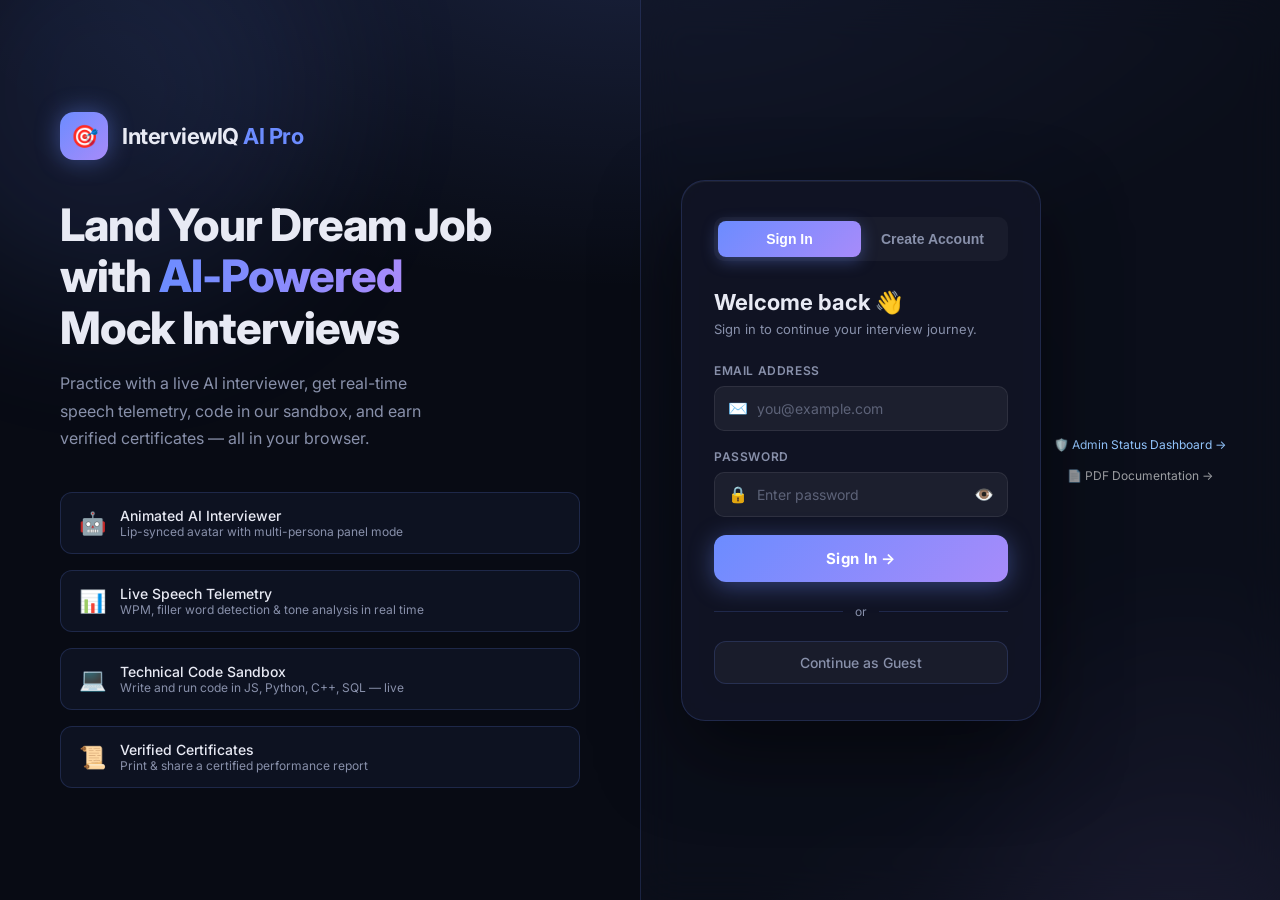
<file: login.html>
<!DOCTYPE html>
<html lang="en">
<head>
  <meta charset="UTF-8" />
  <meta name="viewport" content="width=device-width, initial-scale=1.0" />
  <title>InterviewIQ AI Pro — Sign In</title>
  <meta name="description" content="Sign in or create your free InterviewIQ AI account to access AI-powered mock interviews, real-time telemetry, and performance certificates." />
  <link rel="preconnect" href="https://fonts.googleapis.com" />
  <link href="https://fonts.googleapis.com/css2?family=Inter:wght@300;400;500;600;700;800&display=swap" rel="stylesheet" />

  <!-- Google tag (gtag.js) -->
  <script async src="https://www.googletagmanager.com/gtag/js?id=G-K94909MEB2"></script>
  <script>
    window.dataLayer = window.dataLayer || [];
    function gtag(){dataLayer.push(arguments);}
    gtag('js', new Date());
    gtag('config', 'G-K94909MEB2');
    window.trackEvent = function(n, p) { if(typeof gtag==='function') gtag('event', n, p||{}); };
  </script>

  <style>
    *, *::before, *::after { box-sizing: border-box; margin: 0; padding: 0; }

    :root {
      --bg:        #080b14;
      --surface:   #0f1320;
      --card:      rgba(18, 22, 38, 0.85);
      --border:    rgba(108, 140, 255, 0.18);
      --accent:    #6c8cff;
      --accent2:   #a78bfa;
      --green:     #34d399;
      --red:       #f87171;
      --text:      #e8eaf4;
      --muted:     #8890aa;
      --radius:    16px;
    }

    html, body {
      height: 100%;
      font-family: 'Inter', sans-serif;
      background: var(--bg);
      color: var(--text);
      overflow: hidden;
    }

    /* ── Animated starfield bg ── */
    .bg-canvas {
      position: fixed; inset: 0; z-index: 0;
      background: radial-gradient(ellipse 80% 60% at 50% -10%, rgba(108,140,255,.18) 0%, transparent 70%),
                  radial-gradient(ellipse 60% 40% at 90% 110%, rgba(167,139,250,.14) 0%, transparent 60%),
                  var(--bg);
    }
    .orb {
      position: absolute; border-radius: 50%;
      filter: blur(80px); opacity: .5; animation: float 8s ease-in-out infinite alternate;
    }
    .orb1 { width: 420px; height: 420px; background: rgba(108,140,255,.25); top: -120px; left: -100px; animation-duration: 9s; }
    .orb2 { width: 350px; height: 350px; background: rgba(167,139,250,.2); bottom: -100px; right: -80px; animation-duration: 11s; animation-delay: -3s; }
    .orb3 { width: 220px; height: 220px; background: rgba(52,211,153,.12); top: 40%; left: 60%; animation-duration: 7s; animation-delay: -5s; }

    @keyframes float {
      from { transform: translate(0,0) scale(1); }
      to   { transform: translate(30px, 20px) scale(1.05); }
    }

    /* ── Grid ── */
    .page {
      position: relative; z-index: 1;
      display: grid; grid-template-columns: 1fr 1fr;
      height: 100vh;
    }

    /* ── Left hero panel ── */
    .hero {
      display: flex; flex-direction: column; justify-content: center;
      padding: 60px; gap: 40px;
    }

    .logo {
      display: flex; align-items: center; gap: 14px;
    }
    .logo-icon {
      width: 48px; height: 48px; border-radius: 14px;
      background: linear-gradient(135deg, var(--accent), var(--accent2));
      display: flex; align-items: center; justify-content: center;
      font-size: 22px; box-shadow: 0 0 24px rgba(108,140,255,.45);
    }
    .logo-text { font-size: 22px; font-weight: 700; letter-spacing: -0.5px; }
    .logo-text span { color: var(--accent); }

    .hero-headline {
      font-size: clamp(32px, 3.5vw, 48px);
      font-weight: 800; line-height: 1.15; letter-spacing: -1px;
    }
    .hero-headline .grad {
      background: linear-gradient(90deg, var(--accent), var(--accent2));
      -webkit-background-clip: text; -webkit-text-fill-color: transparent;
    }
    .hero-sub {
      font-size: 16px; color: var(--muted); line-height: 1.7; max-width: 400px;
    }

    .feature-list { display: flex; flex-direction: column; gap: 16px; }
    .feature-item {
      display: flex; align-items: center; gap: 14px;
      background: rgba(108,140,255,.06); border: 1px solid var(--border);
      border-radius: 12px; padding: 14px 18px;
      transition: background .25s, border-color .25s;
    }
    .feature-item:hover { background: rgba(108,140,255,.12); border-color: rgba(108,140,255,.35); }
    .feature-icon { font-size: 22px; flex-shrink: 0; }
    .feature-label { font-size: 14px; font-weight: 500; }
    .feature-desc { font-size: 12px; color: var(--muted); }

    /* ── Right auth panel ── */
    .auth-panel {
      display: flex; align-items: center; justify-content: center;
      padding: 40px;
      border-left: 1px solid var(--border);
      background: rgba(15, 19, 32, 0.5);
      backdrop-filter: blur(20px);
    }

    .card {
      width: 100%; max-width: 420px;
      background: var(--card);
      border: 1px solid var(--border);
      border-radius: 24px;
      padding: 36px 32px;
      backdrop-filter: blur(24px);
      box-shadow: 0 32px 80px rgba(0,0,0,.5), inset 0 1px 0 rgba(255,255,255,.06);
    }

    /* Tab switcher */
    .tabs {
      display: flex; background: rgba(255,255,255,.04);
      border-radius: 10px; padding: 4px; margin-bottom: 28px;
    }
    .tab-btn {
      flex: 1; padding: 10px; background: none; border: none;
      color: var(--muted); font-size: 14px; font-weight: 600;
      border-radius: 8px; cursor: pointer; transition: all .2s;
    }
    .tab-btn.active {
      background: linear-gradient(135deg, var(--accent), var(--accent2));
      color: #fff; box-shadow: 0 4px 16px rgba(108,140,255,.35);
    }

    .form-title {
      font-size: 22px; font-weight: 700; margin-bottom: 6px;
    }
    .form-sub { font-size: 13px; color: var(--muted); margin-bottom: 26px; }

    .form-group { margin-bottom: 18px; }
    .form-label {
      display: block; font-size: 12px; font-weight: 600;
      color: var(--muted); text-transform: uppercase; letter-spacing: .6px; margin-bottom: 8px;
    }
    .input-wrap { position: relative; }
    .input-icon {
      position: absolute; left: 14px; top: 50%; transform: translateY(-50%);
      font-size: 16px; pointer-events: none;
    }
    .form-input {
      width: 100%; padding: 13px 14px 13px 42px;
      background: rgba(255,255,255,.05);
      border: 1px solid rgba(255,255,255,.08);
      border-radius: 10px; color: var(--text);
      font-size: 14px; font-family: inherit;
      outline: none; transition: border-color .2s, box-shadow .2s;
    }
    .form-input::placeholder { color: rgba(136,144,170,.6); }
    .form-input:focus {
      border-color: var(--accent);
      box-shadow: 0 0 0 3px rgba(108,140,255,.15);
      background: rgba(108,140,255,.05);
    }

    .btn-primary {
      width: 100%; padding: 14px;
      background: linear-gradient(135deg, var(--accent) 0%, var(--accent2) 100%);
      border: none; border-radius: 12px; color: #fff;
      font-size: 15px; font-weight: 700; font-family: inherit;
      cursor: pointer; letter-spacing: .3px;
      box-shadow: 0 4px 24px rgba(108,140,255,.4);
      transition: transform .15s, box-shadow .15s, opacity .15s;
      position: relative; overflow: hidden;
    }
    .btn-primary::after {
      content: ''; position: absolute; inset: 0;
      background: rgba(255,255,255,.12); opacity: 0;
      transition: opacity .2s;
    }
    .btn-primary:hover::after { opacity: 1; }
    .btn-primary:hover { transform: translateY(-1px); box-shadow: 0 8px 32px rgba(108,140,255,.55); }
    .btn-primary:active { transform: translateY(0); }
    .btn-primary:disabled { opacity: .55; cursor: not-allowed; transform: none; }

    .divider {
      display: flex; align-items: center; gap: 12px;
      margin: 22px 0; color: var(--muted); font-size: 12px;
    }
    .divider::before, .divider::after {
      content: ''; flex: 1; height: 1px; background: var(--border);
    }

    .btn-guest {
      width: 100%; padding: 12px;
      background: rgba(255,255,255,.04);
      border: 1px solid var(--border);
      border-radius: 12px; color: var(--muted);
      font-size: 14px; font-weight: 500; font-family: inherit;
      cursor: pointer; transition: all .2s;
    }
    .btn-guest:hover { background: rgba(255,255,255,.08); color: var(--text); }

    /* Alert box */
    .alert {
      padding: 12px 14px; border-radius: 10px;
      font-size: 13px; font-weight: 500; margin-bottom: 18px;
      display: none; align-items: center; gap: 10px;
    }
    .alert.error { background: rgba(248,113,113,.12); border: 1px solid rgba(248,113,113,.3); color: #fca5a5; display: flex; }
    .alert.success { background: rgba(52,211,153,.1); border: 1px solid rgba(52,211,153,.3); color: #6ee7b7; display: flex; }

    /* Loading spinner */
    .spinner {
      width: 18px; height: 18px; border: 2px solid rgba(255,255,255,.3);
      border-top-color: #fff; border-radius: 50%;
      animation: spin .7s linear infinite; display: none;
    }
    .btn-primary.loading .btn-text { opacity: 0; }
    .btn-primary.loading .spinner { display: block; position: absolute; left: 50%; top: 50%; transform: translate(-50%,-50%); }
    @keyframes spin { to { transform: translate(-50%,-50%) rotate(360deg); } }

    /* Form visibility */
    .form-panel { display: none; }
    .form-panel.active { display: block; }

    /* Password toggle */
    .pw-toggle {
      position: absolute; right: 14px; top: 50%; transform: translateY(-50%);
      background: none; border: none; color: var(--muted); cursor: pointer; font-size: 16px;
      transition: color .2s;
    }
    .pw-toggle:hover { color: var(--text); }

    /* Responsive */
    @media (max-width: 820px) {
      .page { grid-template-columns: 1fr; }
      .hero { display: none; }
      .auth-panel { border-left: none; }
    }
  </style>
</head>
<body>

<div class="bg-canvas">
  <div class="orb orb1"></div>
  <div class="orb orb2"></div>
  <div class="orb orb3"></div>
</div>

<div class="page">
  <!-- ── Left Hero ── -->
  <div class="hero">
    <div class="logo">
      <div class="logo-icon">🎯</div>
      <div class="logo-text">InterviewIQ <span>AI Pro</span></div>
    </div>

    <div>
      <h1 class="hero-headline">
        Land Your Dream Job<br>with <span class="grad">AI-Powered</span><br>Mock Interviews
      </h1>
      <p class="hero-sub" style="margin-top:16px;">
        Practice with a live AI interviewer, get real-time speech telemetry, code in our sandbox, and earn verified certificates — all in your browser.
      </p>
    </div>

    <div class="feature-list">
      <div class="feature-item">
        <span class="feature-icon">🤖</span>
        <div>
          <div class="feature-label">Animated AI Interviewer</div>
          <div class="feature-desc">Lip-synced avatar with multi-persona panel mode</div>
        </div>
      </div>
      <div class="feature-item">
        <span class="feature-icon">📊</span>
        <div>
          <div class="feature-label">Live Speech Telemetry</div>
          <div class="feature-desc">WPM, filler word detection & tone analysis in real time</div>
        </div>
      </div>
      <div class="feature-item">
        <span class="feature-icon">💻</span>
        <div>
          <div class="feature-label">Technical Code Sandbox</div>
          <div class="feature-desc">Write and run code in JS, Python, C++, SQL — live</div>
        </div>
      </div>
      <div class="feature-item">
        <span class="feature-icon">📜</span>
        <div>
          <div class="feature-label">Verified Certificates</div>
          <div class="feature-desc">Print & share a certified performance report</div>
        </div>
      </div>
    </div>
  </div>

  <!-- ── Right Auth Panel ── -->
  <div class="auth-panel">
    <div class="card">
      <div class="tabs">
        <button class="tab-btn active" id="tab-login" onclick="switchTab('login')">Sign In</button>
        <button class="tab-btn" id="tab-register" onclick="switchTab('register')">Create Account</button>
      </div>

      <!-- Login Form -->
      <div class="form-panel active" id="panel-login">
        <div class="form-title">Welcome back 👋</div>
        <div class="form-sub">Sign in to continue your interview journey.</div>

        <div class="alert" id="login-alert"></div>

        <form id="login-form" onsubmit="handleLogin(event)">
          <div class="form-group">
            <label class="form-label" for="login-email">Email Address</label>
            <div class="input-wrap">
              <span class="input-icon">✉️</span>
              <input type="email" id="login-email" class="form-input" placeholder="you@example.com" autocomplete="email" required />
            </div>
          </div>
          <div class="form-group">
            <label class="form-label" for="login-password">Password</label>
            <div class="input-wrap">
              <span class="input-icon">🔒</span>
              <input type="password" id="login-password" class="form-input" placeholder="Enter password" autocomplete="current-password" required />
              <button type="button" class="pw-toggle" onclick="togglePw('login-password', this)">👁️</button>
            </div>
          </div>
          <button type="submit" class="btn-primary" id="login-btn">
            <span class="btn-text">Sign In →</span>
            <div class="spinner"></div>
          </button>
        </form>

        <div class="divider">or</div>
        <button class="btn-guest" onclick="continueAsGuest()">Continue as Guest</button>
      </div>

      <!-- Register Form -->
      <div class="form-panel" id="panel-register">
        <div class="form-title">Create your account 🚀</div>
        <div class="form-sub">Free forever — no credit card required.</div>

        <div class="alert" id="register-alert"></div>

        <form id="register-form" onsubmit="handleRegister(event)">
          <div class="form-group">
            <label class="form-label" for="reg-name">Full Name</label>
            <div class="input-wrap">
              <span class="input-icon">👤</span>
              <input type="text" id="reg-name" class="form-input" placeholder="Kunal Indore" autocomplete="name" required />
            </div>
          </div>
          <div class="form-group">
            <label class="form-label" for="reg-email">Email Address</label>
            <div class="input-wrap">
              <span class="input-icon">✉️</span>
              <input type="email" id="reg-email" class="form-input" placeholder="you@example.com" autocomplete="email" required />
            </div>
          </div>
          <div class="form-group">
            <label class="form-label" for="reg-role">Your Target Role</label>
            <div class="input-wrap">
              <span class="input-icon">💼</span>
              <input type="text" id="reg-role" class="form-input" placeholder="e.g. Software Engineer, PM, Data Scientist" />
            </div>
          </div>
          <div class="form-group">
            <label class="form-label" for="reg-password">Password</label>
            <div class="input-wrap">
              <span class="input-icon">🔒</span>
              <input type="password" id="reg-password" class="form-input" placeholder="Min. 6 characters" autocomplete="new-password" required />
              <button type="button" class="pw-toggle" onclick="togglePw('reg-password', this)">👁️</button>
            </div>
          </div>
          <button type="submit" class="btn-primary" id="register-btn">
            <span class="btn-text">Create Free Account →</span>
            <div class="spinner"></div>
          </button>
        </form>

        <div class="divider">or</div>
        <button class="btn-guest" onclick="continueAsGuest()">Continue as Guest</button>
      </div>
    </div>
    <div style="text-align:center;margin-top:20px;display:flex;justify-content:center;gap:16px;flex-wrap:wrap;">
      <a href="admin.html" style="color:#93c5fd;font-size:12px;text-decoration:none;display:inline-flex;align-items:center;gap:6px;">
        🛡️ Admin Status Dashboard →
      </a>
      <a href="documentation.html" target="_blank" style="color:rgba(255,255,255,0.6);font-size:12px;text-decoration:none;display:inline-flex;align-items:center;gap:6px;">
        📄 PDF Documentation →
      </a>
    </div>
  </div>
</div>

<script>
  // ── Storage helpers (inline, no module) ──
  const USERS_KEY = 'interviewiq_users_db';
  const SESSION_KEY = 'interviewiq_session';
  const PROFILE_KEY = 'interviewiq_user_profile';
  const HISTORY_KEY = 'interviewiq_interview_history';
  const APIKEY_KEY  = 'interviewiq_api_key';

  function getDb() {
    try { return JSON.parse(localStorage.getItem(USERS_KEY) || '{}'); }
    catch(e) { return {}; }
  }
  function saveDb(db) {
    localStorage.setItem(USERS_KEY, JSON.stringify(db));
  }

  // ── Tab switcher ──
  function switchTab(tab) {
    ['login','register'].forEach(t => {
      document.getElementById(`tab-${t}`).classList.toggle('active', t === tab);
      document.getElementById(`panel-${t}`).classList.toggle('active', t === tab);
    });
    clearAlerts();
  }

  function clearAlerts() {
    document.querySelectorAll('.alert').forEach(el => {
      el.className = 'alert'; el.textContent = '';
    });
  }

  function showAlert(id, msg, type) {
    const el = document.getElementById(id);
    el.textContent = msg;
    el.className = `alert ${type}`;
  }

  function setLoading(btnId, loading) {
    const btn = document.getElementById(btnId);
    btn.classList.toggle('loading', loading);
    btn.disabled = loading;
  }

  // ── Activity Logger (read by admin dashboard) ──
  function logActivity(entry) {
    try {
      const logs = JSON.parse(localStorage.getItem('interviewiq_activity_log') || '[]');
      logs.unshift(entry); // newest first
      localStorage.setItem('interviewiq_activity_log', JSON.stringify(logs.slice(0, 500)));
    } catch(e) {}
  }

  function togglePw(inputId, btn) {
    const inp = document.getElementById(inputId);
    if (inp.type === 'password') { inp.type = 'text'; btn.textContent = '🙈'; }
    else { inp.type = 'password'; btn.textContent = '👁️'; }
  }

  // ── Login ──
  function handleLogin(e) {
    e.preventDefault();
    clearAlerts();
    const email = document.getElementById('login-email').value.trim().toLowerCase();
    const password = document.getElementById('login-password').value;

    setLoading('login-btn', true);
    setTimeout(() => {

      // ── ADMIN CHECK ──
      const ADMIN_EMAIL = 'admin@interviewiq.com';
      const ADMIN_PASS  = 'Admin@IQ2025';
      if (email === ADMIN_EMAIL && password === ADMIN_PASS) {
        const session = { email: ADMIN_EMAIL, name: 'Admin', avatarText: 'AD', role: 'Administrator', isAdmin: true };
        sessionStorage.setItem(SESSION_KEY, JSON.stringify(session));
        logActivity({ type: 'admin_login', email: ADMIN_EMAIL, name: 'Admin', time: new Date().toISOString() });
        trackEvent('admin_login');
        showAlert('login-alert', '✅ Welcome Admin! Redirecting to dashboard…', 'success');
        setTimeout(() => { window.location.href = 'admin.html'; }, 700);
        return;
      }

      const db = getDb();
      const user = db[email];
      if (!user) {
        logActivity({ type: 'login_failed', email, reason: 'user_not_found', time: new Date().toISOString() });
        showAlert('login-alert', '❌ No account found with this email.', 'error');
        setLoading('login-btn', false); return;
      }
      if (atob(user.password) !== password) {
        logActivity({ type: 'login_failed', email, reason: 'wrong_password', time: new Date().toISOString() });
        showAlert('login-alert', '❌ Incorrect password. Please try again.', 'error');
        setLoading('login-btn', false); return;
      }
      // Success
      const session = { email, name: user.name, avatarText: user.avatarText, role: user.role };
      sessionStorage.setItem(SESSION_KEY, JSON.stringify(session));
      localStorage.setItem(PROFILE_KEY, JSON.stringify({ name: user.name, role: user.role, avatarText: user.avatarText }));
      localStorage.setItem(HISTORY_KEY, JSON.stringify(user.history || []));
      if (user.apiKey) localStorage.setItem(APIKEY_KEY, user.apiKey);

      // Track last login time on user record
      const db2 = getDb();
      if (db2[email]) { db2[email].lastLogin = new Date().toISOString(); saveDb(db2); }

      logActivity({ type: 'login', email, name: user.name, role: user.role, time: new Date().toISOString() });
      trackEvent('login', { method: 'email' });
      showAlert('login-alert', '✅ Signed in! Redirecting…', 'success');
      setTimeout(() => { window.location.href = 'index.html'; }, 700);
    }, 500);
  }


  // ── Register ──
  function handleRegister(e) {
    e.preventDefault();
    clearAlerts();
    const name     = document.getElementById('reg-name').value.trim();
    const email    = document.getElementById('reg-email').value.trim().toLowerCase();
    const role     = document.getElementById('reg-role').value.trim() || 'Software Engineer';
    const password = document.getElementById('reg-password').value;

    if (password.length < 6) {
      showAlert('register-alert', '❌ Password must be at least 6 characters.', 'error'); return;
    }

    setLoading('register-btn', true);
    setTimeout(() => {
      const db = getDb();
      if (db[email]) {
        showAlert('register-alert', '❌ An account with this email already exists.', 'error');
        setLoading('register-btn', false); return;
      }
      const initials = name.split(' ').map(n => n[0]).join('').toUpperCase().substring(0,2) || 'IQ';
      db[email] = {
        id: 'user_' + Date.now(),
        name, email, password: btoa(password), role,
        avatarText: initials,
        joinedDate: new Date().toISOString(),
        history: [], apiKey: ''
      };
      saveDb(db);

      // Auto-login
      const session = { email, name, avatarText: initials, role };
      sessionStorage.setItem(SESSION_KEY, JSON.stringify(session));
      localStorage.setItem(PROFILE_KEY, JSON.stringify({ name, role, avatarText: initials }));
      localStorage.setItem(HISTORY_KEY, JSON.stringify([]));

      logActivity({ type: 'register', email, name, role, time: new Date().toISOString() });
      trackEvent('sign_up', { method: 'email', target_role: role });
      showAlert('register-alert', '✅ Account created! Welcome to InterviewIQ 🎉', 'success');
      setTimeout(() => { window.location.href = 'index.html'; }, 900);
    }, 600);
  }

  // ── Guest mode ──
  function continueAsGuest() {
    logActivity({ type: 'guest_login', email: 'guest', name: 'Guest User', time: new Date().toISOString() });
    trackEvent('login', { method: 'guest' });
    const session = { email: 'guest', name: 'Guest User', avatarText: 'GU', role: 'Candidate', isGuest: true };
    sessionStorage.setItem(SESSION_KEY, JSON.stringify(session));
    localStorage.setItem(PROFILE_KEY, JSON.stringify({ name: 'Guest User', role: 'Candidate', avatarText: 'GU' }));
    window.location.href = 'index.html';
  }

  // ── Redirect if already logged in ──
  (function() {
    try {
      const s = JSON.parse(sessionStorage.getItem(SESSION_KEY) || 'null');
      if (s && s.name) window.location.href = 'index.html';
    } catch(e) {}
  })();
</script>
</body>
</html>
</file>
